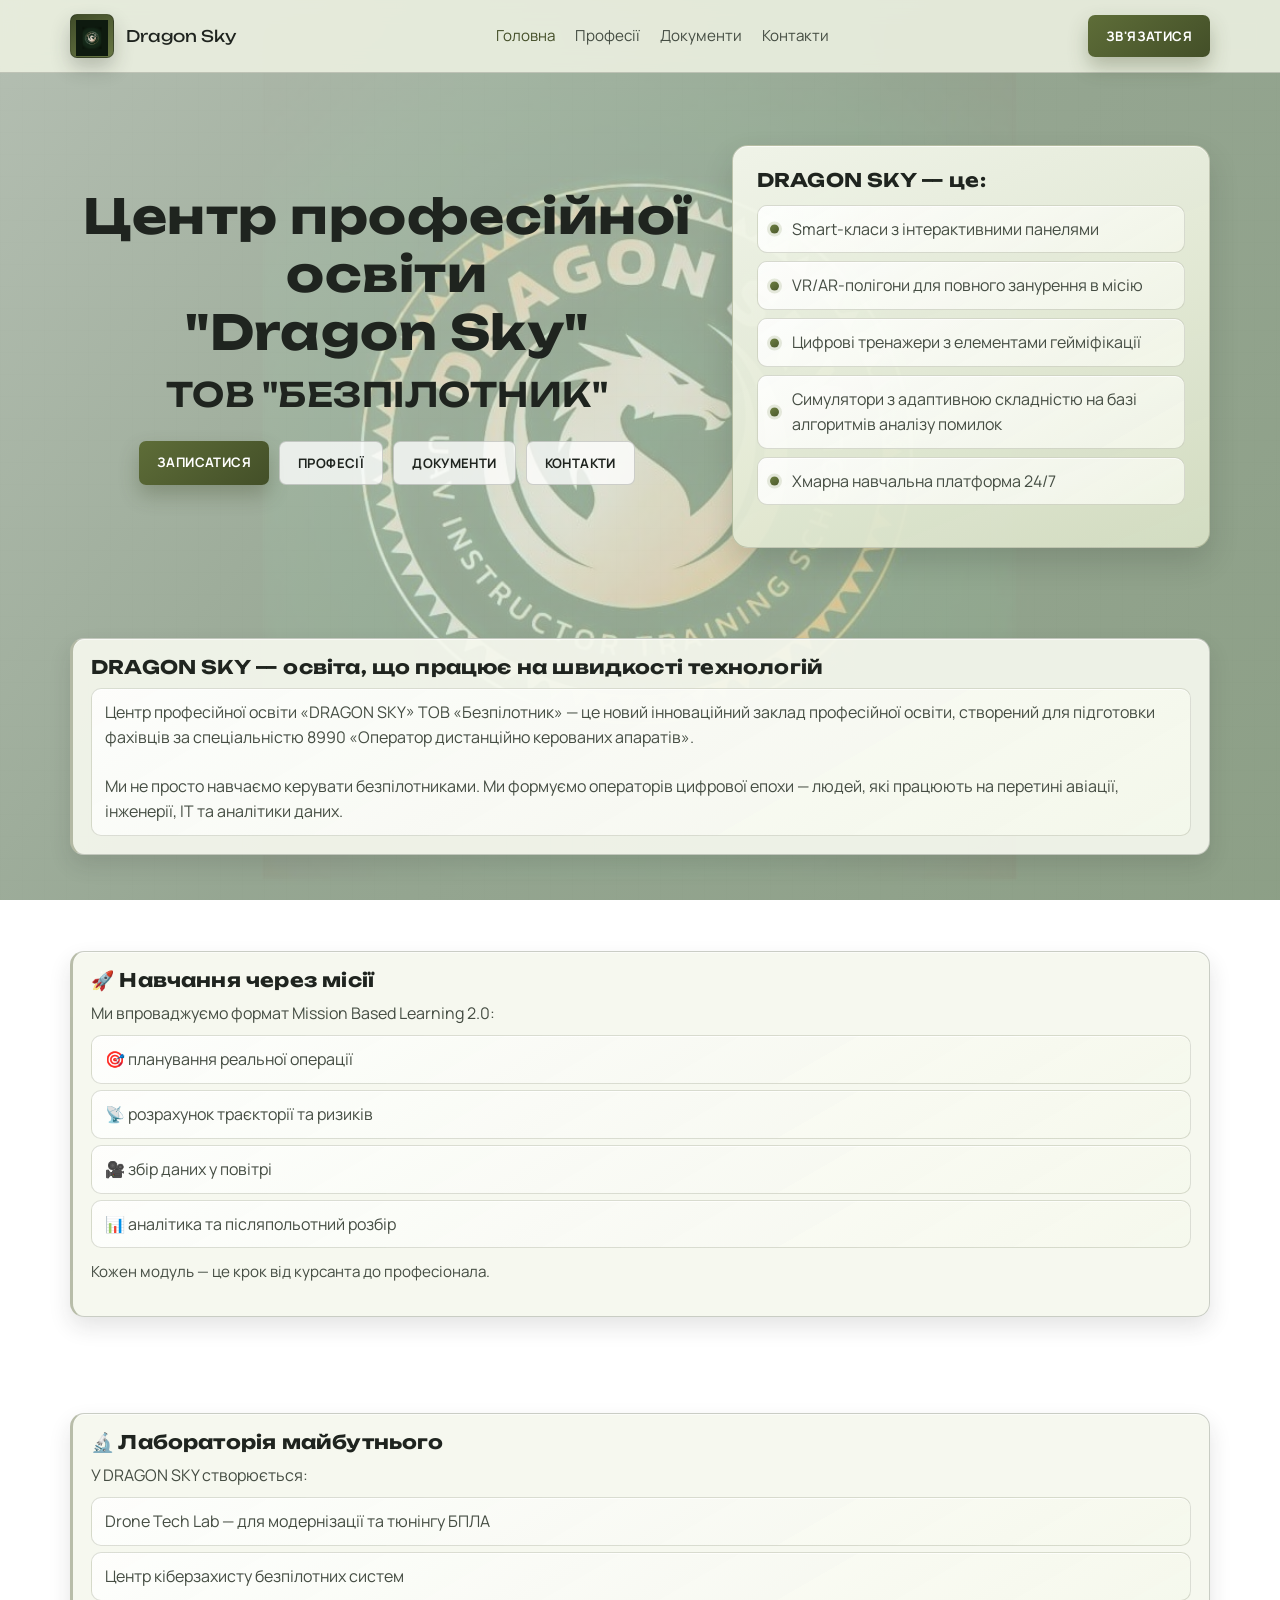
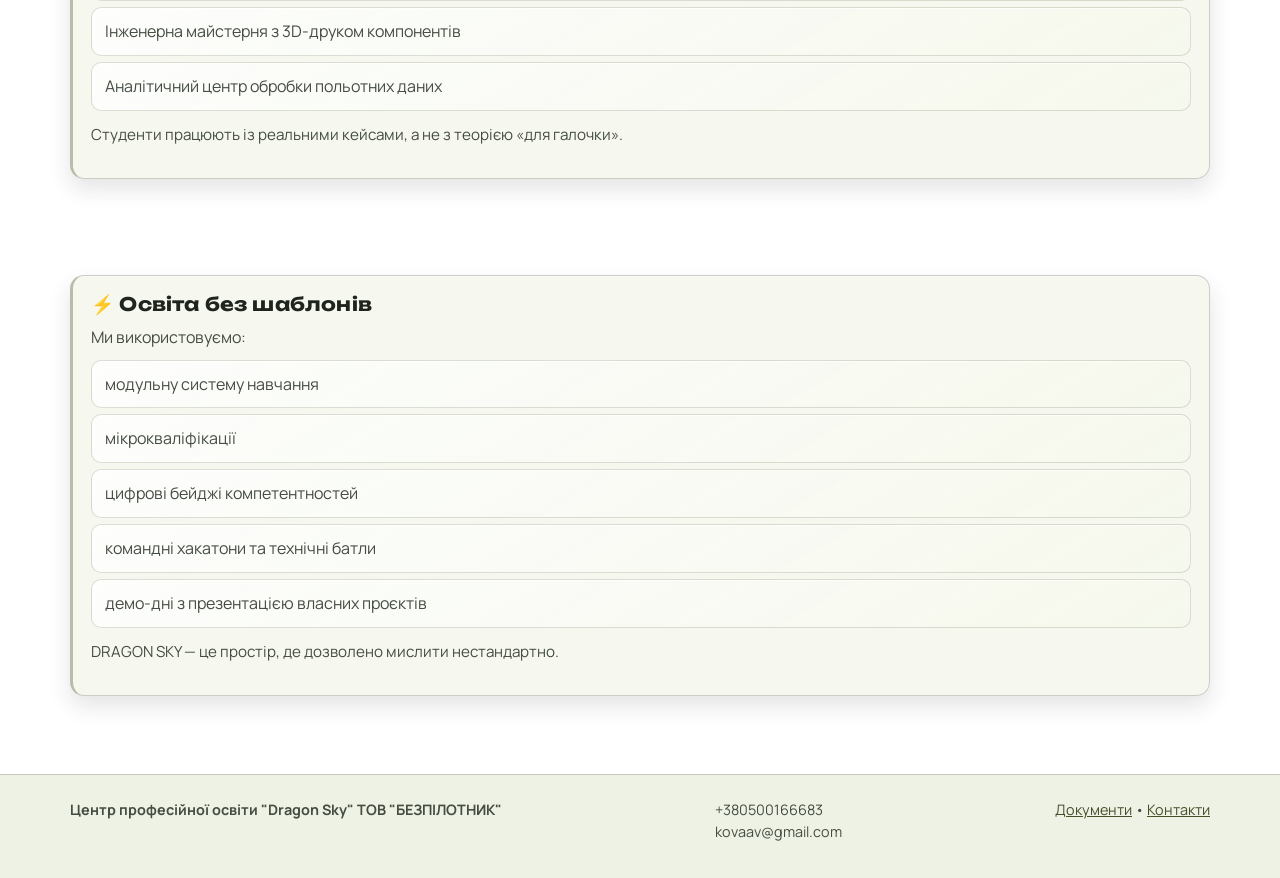
<file: index.html>
<!doctype html>
<html lang="uk">
<head>
  <meta charset="UTF-8" />
  <meta name="viewport" content="width=device-width, initial-scale=1.0" />
  <title>Dragonsky | Центр професійної освіти "Dragon Sky" ТОВ&nbsp;"БЕЗПІЛОТНИК"</title>
  <meta name="description" content="Центр професійної освіти "Dragon Sky" ТОВ "БЕЗПІЛОТНИК" />
  <link rel="preconnect" href="https://fonts.googleapis.com" />
  <link rel="preconnect" href="https://fonts.gstatic.com" crossorigin />
  <link href="https://fonts.googleapis.com/css2?family=Manrope:wght@400;500;700;800&family=Unbounded:wght@500;700&display=swap" rel="stylesheet" />
  <link rel="stylesheet" href="styles.css" />
</head>
<body>
  <div
    class="main-bg"
    data-bg-type="image"
    data-bg-image="logo_main.jpg"
    data-bg-video="media/main-bg.mp4"
  ></div>
  <div class="noise"></div>
  <header>
    <div class="container nav">
      <a class="brand" href="index.html"><span class="brand-badge"><img src="logo_main.jpg" alt="Dragonsky logo" /></span><span class="brand-title">Dragon Sky</span></a><button class="nav-toggle" type="button" aria-label="Відкрити меню" aria-expanded="false" data-nav-toggle>☰</button><nav class="site-nav">
        <ul>
          <li><a class="active" href="index.html">Головна</a></li>
          <li><a href="programs.html">Професії</a></li>
          <li><a href="documents.html">Документи</a></li>
          <li><a href="contacts.html">Контакти</a></li>
        </ul>
      </nav>
      <a class="btn btn-primary" href="contacts.html">Зв'язатися</a>
    </div>
  </header>

  <main class="container">
    <section class="hero">
      <div>
        <h1 class="hero-main-title">Центр&nbsp;професійної освіти <br>"Dragon Sky" <span class="company-legal-small">ТОВ&nbsp;"БЕЗПІЛОТНИК"</span></h1>

        <p></p>
        <div class="hero-actions hero-actions-center">
          <a class="btn btn-primary" href="contacts.html">Записатися</a>
          <a class="btn btn-secondary" href="programs.html">Професії</a>
          <a class="btn btn-secondary" href="documents.html">Документи</a>
          <a class="btn btn-secondary" href="contacts.html">Контакти</a>
        </div>
        
      </div>
      <aside class="hero-card">
        
        <h3>DRAGON SKY — це:</h3>
        <ul>
          <li>Smart-класи з інтерактивними панелями</li>
          <li>VR/AR-полігони для повного занурення в місію</li>
          <li>Цифрові тренажери з елементами гейміфікації</li>
          <li>Симулятори з адаптивною складністю на базі алгоритмів аналізу помилок</li>
          <li>Хмарна навчальна платформа 24/7</li>
        </ul>
        
      </aside>
    </section>
    <section>
      <article class="list-box">
        <h3>DRAGON SKY — освіта, що працює на швидкості технологій</h3>
        <ul>
          <li>Центр професійної освіти «DRAGON SKY» ТОВ «Безпілотник» — це новий інноваційний заклад професійної освіти, створений для підготовки фахівців за спеціальністю 8990 «Оператор дистанційно керованих апаратів».<br><br>
            Ми не просто навчаємо керувати безпілотниками. Ми формуємо операторів цифрової епохи — людей, які працюють на перетині авіації, інженерії, ІТ та аналітики даних.
          </li>
        </ul>
      </article>
    </section>
    <section>
      <article class="list-box">
        <h3>🚀 Навчання через місії</h3>
        
        <p>Ми впроваджуємо формат Mission Based Learning 2.0:</p>
        <ul>
          <li>🎯 планування реальної операції</li>
          <li>📡 розрахунок траєкторії та ризиків</li>
          <li>🎥 збір даних у повітрі</li>
          <li>📊 аналітика та післяпольотний розбір</li>
        </ul>
        <p class="hero-card-note">Кожен модуль — це крок від курсанта до професіонала.</p>
      </article>
    </section>
    

    <section>
      <article class="list-box">
        <h3>🔬 Лабораторія майбутнього</h3>
        
        <p>У DRAGON SKY створюється:</p>
        <ul>
          <li>Drone Tech Lab — для модернізації та тюнінгу БПЛА</li>
          <li>Центр кіберзахисту безпілотних систем</li>
          <li>Інженерна майстерня з 3D-друком компонентів</li>
          <li>Аналітичний центр обробки польотних даних</li>
        </ul>
        <p class="hero-card-note">Студенти працюють із реальними кейсами, а не з теорією «для галочки».</p>
      </article>
    </section>
    <section>
      <article class="list-box">
        <h3>⚡ Освіта без шаблонів</h3>
        
        <p>Ми використовуємо:</p>
        <ul>
          <li>модульну систему навчання</li>
          <li>мікрокваліфікації</li>
          <li>цифрові бейджі компетентностей</li>
          <li>командні хакатони та технічні батли</li>
          <li>демо-дні з презентацією власних проєктів</li>
        </ul>
        <p class="hero-card-note">DRAGON SKY — це простір, де дозволено мислити нестандартно.</p>
      </article>
    </section>

    

    
  
  </main>

  <footer>
    <div class="container footer-grid">
      <div><strong>Центр професійної освіти "Dragon Sky" ТОВ "БЕЗПІЛОТНИК"</strong></div>
      <div>+380500166683<br />kovaav@gmail.com</div>
      <div><a href="documents.html">Документи</a> • <a href="contacts.html">Контакти</a></div>
    </div>
  </footer>

  <script src="main-bg.js"></script>
  <script src="nav-mobile.js"></script>
</body>
</html>
</file>
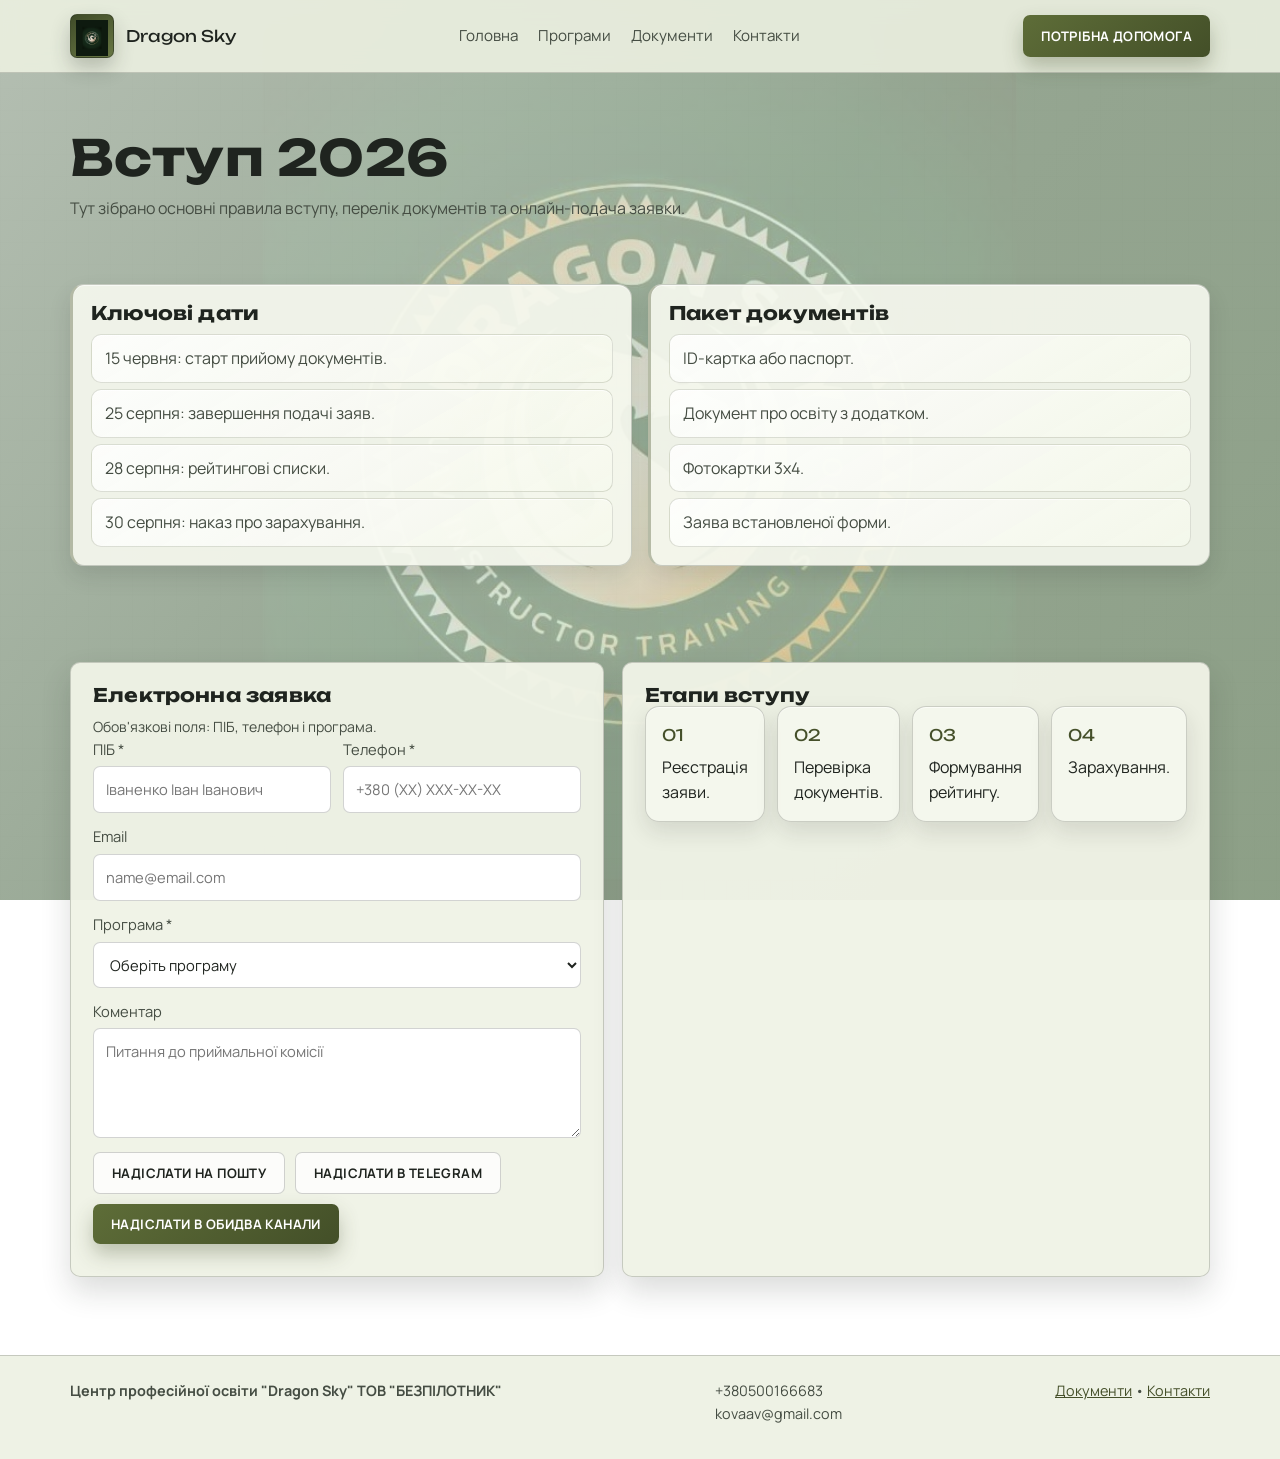
<file: admission.html>
<!doctype html>
<html lang="uk">
<head>
  <meta charset="UTF-8" />
  <meta name="viewport" content="width=device-width, initial-scale=1.0" />
  <title>Вступ | Dragonsky</title>
  <meta name="description" content="Умови вступу до технікуму Dragonsky у Києві." />
  <link rel="preconnect" href="https://fonts.googleapis.com" />
  <link rel="preconnect" href="https://fonts.gstatic.com" crossorigin />
  <link href="https://fonts.googleapis.com/css2?family=Manrope:wght@400;500;700;800&family=Unbounded:wght@500;700&display=swap" rel="stylesheet" />
  <link rel="stylesheet" href="styles.css" />
</head>
<body>
  <div
    class="main-bg"
    data-bg-type="image"
    data-bg-image="logo_main.jpg"
    data-bg-video="media/main-bg.mp4"
  ></div>
  <div class="noise"></div>
  <header><div class="container nav"><a class="brand" href="index.html"><span class="brand-badge"><img src="logo_main.jpg" alt="Dragonsky logo" /></span><span class="brand-title">Dragon Sky</span></a><button class="nav-toggle" type="button" aria-label="Відкрити меню" aria-expanded="false" data-nav-toggle>☰</button><nav class="site-nav"><ul><li><a href="index.html">Головна</a></li><li><a href="programs.html">Програми</a></li><li><a href="documents.html">Документи</a></li><li><a href="contacts.html">Контакти</a></li></ul></nav><a class="btn btn-primary" href="contacts.html">Потрібна допомога</a></div></header>

  <main class="container">
    <section class="page-hero"><h1>Вступ 2026</h1><p>Тут зібрано основні правила вступу, перелік документів та онлайн-подача заявки.</p></section>
    <section class="grid-2"><article class="list-box"><h3>Ключові дати</h3><ul><li>15 червня: старт прийому документів.</li><li>25 серпня: завершення подачі заяв.</li><li>28 серпня: рейтингові списки.</li><li>30 серпня: наказ про зарахування.</li></ul></article><article class="list-box"><h3>Пакет документів</h3><ul><li>ID-картка або паспорт.</li><li>Документ про освіту з додатком.</li><li>Фотокартки 3x4.</li><li>Заява встановленої форми.</li></ul></article></section>
    <section class="form-wrap">
      <article class="form-card">
        <h3>Електронна заявка</h3>
        <p class="form-note">Обов'язкові поля: ПІБ, телефон і програма.</p>
        <form data-application-form data-mail-to="priem@dragonsky.edu.ua" data-telegram="Dragonsky_Admission" novalidate>
          <div class="form-grid">
            <label>ПІБ *<input type="text" name="full_name" placeholder="Іваненко Іван Іванович" required /></label>
            <label>Телефон *<input type="tel" name="phone" placeholder="+380 (XX) XXX-XX-XX" required /></label>
            <label class="full">Email<input type="email" name="email" placeholder="name@email.com" /></label>
            <label class="full">Програма *<select name="program" required><option value="">Оберіть програму</option><option value="Технічна експлуатація БПЛА">Технічна експлуатація БПЛА</option><option value="Оператор безпілотних авіаційних систем">Оператор безпілотних авіаційних систем</option><option value="Аерофотозйомка та геоаналітика">Аерофотозйомка та геоаналітика</option></select></label>
            <label class="full">Коментар<textarea name="message" placeholder="Питання до приймальної комісії"></textarea></label>
          </div>
          <div class="form-actions"><button class="btn btn-secondary" type="button" data-send="email">Надіслати на пошту</button><button class="btn btn-secondary" type="button" data-send="telegram">Надіслати в Telegram</button><button class="btn btn-primary" type="button" data-send="both">Надіслати в обидва канали</button></div>
          <p class="status" data-status></p>
        </form>
      </article>
      <article class="form-card"><h3>Етапи вступу</h3><div class="process"><article class="step"><span class="num">01</span>Реєстрація заяви.</article><article class="step"><span class="num">02</span>Перевірка документів.</article><article class="step"><span class="num">03</span>Формування рейтингу.</article><article class="step"><span class="num">04</span>Зарахування.</article></div></article>
    </section>
  </main>

  <footer>
    <div class="container footer-grid">
      <div><strong>Центр професійної освіти "Dragon Sky" ТОВ "БЕЗПІЛОТНИК"</strong></div>
      <div>+380500166683<br />kovaav@gmail.com</div>
      <div><a href="documents.html">Документи</a> • <a href="contacts.html">Контакти</a></div>
    </div>
  </footer>
  <script src="script.js"></script>
  <script src="main-bg.js"></script>
  <script src="nav-mobile.js"></script>
</body>
</html>
</file>
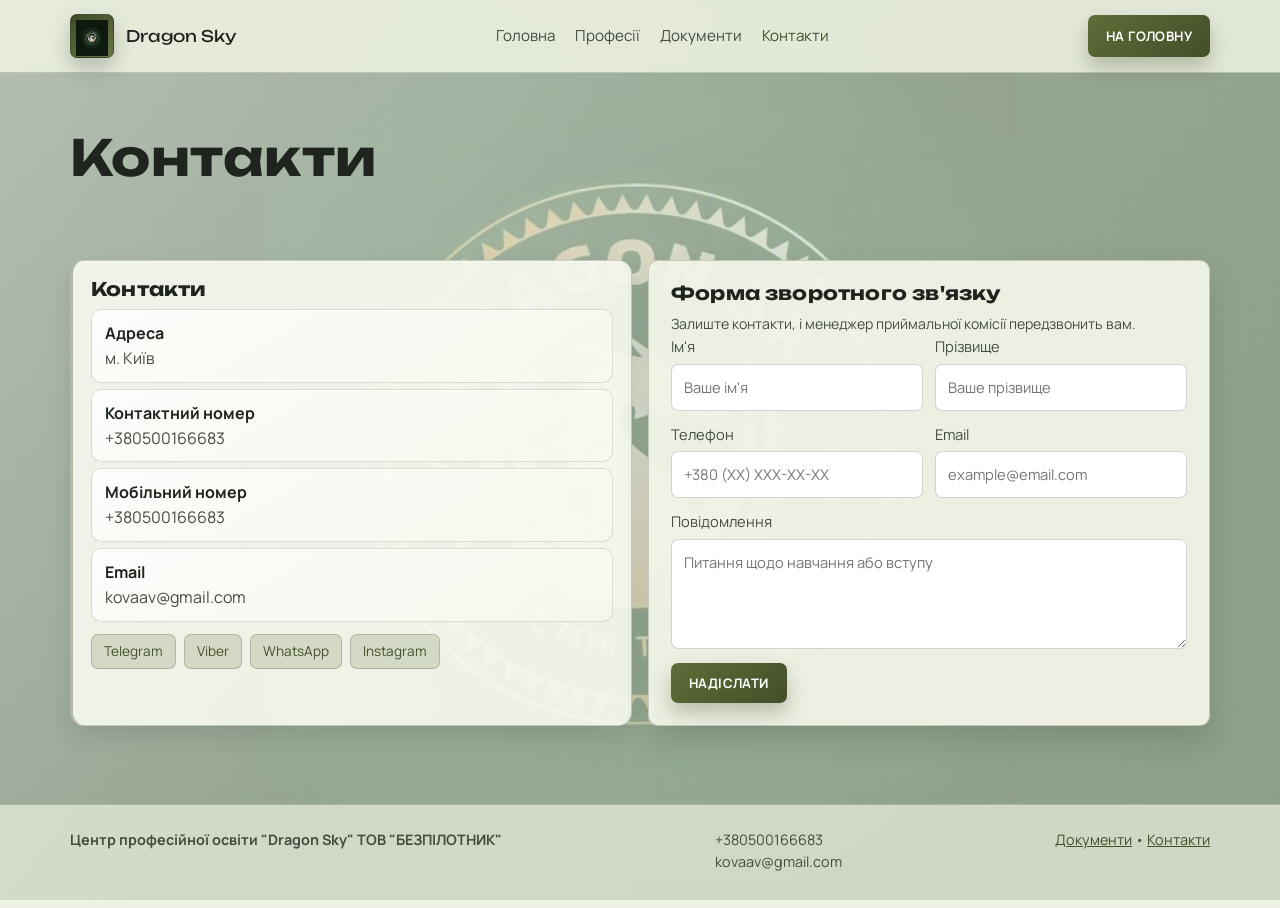
<file: contacts.html>
<!doctype html>
<html lang="uk">
<head>
  <meta charset="UTF-8" />
  <meta name="viewport" content="width=device-width, initial-scale=1.0" />
  <title>Контакти | Dragonsky</title>
  <meta name="description" content="Контакти технікуму Dragonsky." />
  <link rel="preconnect" href="https://fonts.googleapis.com" />
  <link rel="preconnect" href="https://fonts.gstatic.com" crossorigin />
  <link href="https://fonts.googleapis.com/css2?family=Manrope:wght@400;500;700;800&family=Unbounded:wght@500;700&display=swap" rel="stylesheet" />
  <link rel="stylesheet" href="styles.css" />
</head>
<body>
  <div
    class="main-bg"
    data-bg-type="image"
    data-bg-image="logo_main.jpg"
    data-bg-video="media/main-bg.mp4"
  ></div>
  <div class="noise"></div>
  <header><div class="container nav"><a class="brand" href="index.html"><span class="brand-badge"><img src="logo_main.jpg" alt="Dragonsky logo" /></span><span class="brand-title">Dragon Sky</span></a><button class="nav-toggle" type="button" aria-label="Відкрити меню" aria-expanded="false" data-nav-toggle>☰</button><nav class="site-nav"><ul><li><a href="index.html">Головна</a></li><li><a href="programs.html">Професії</a></li><li><a href="documents.html">Документи</a></li><li><a class="active" href="contacts.html">Контакти</a></li></ul></nav><a class="btn btn-primary" href="index.html">На головну</a></div></header>

  <main class="container">
    <section class="page-hero">
      <h1>Контакти</h1>
      
    </section> 

    <section class="grid-2">
      <article class="list-box">
        <h3>Контакти</h3>
        <ul class="contact-list">
          <li><strong>Адреса</strong>м. Київ  </li>
          <li><strong>Контактний номер</strong>+380500166683</li>
          <li><strong>Мобільний номер</strong>+380500166683</li>
          <li><strong>Email</strong>kovaav@gmail.com</li>
          
        </ul>
        <div class="chips">
          <a class="chip" href="https://t.me/kovaav">Telegram</a>
          <a class="chip" href="viber://chat?number=+380500166683">Viber</a>
          <a class="chip" href="https://wa.me/380500166683">WhatsApp</a>
          <a class="chip" href="https://instagram.com/kovakova83">Instagram</a>
        </div>
      </article> 

      <article class="form-card">
        <h3>Форма зворотного зв'язку</h3>
        <p class="form-note">Залиште контакти, і менеджер приймальної комісії передзвонить вам.</p>
        <form>
          <div class="form-grid">
            <label>
              Ім'я
              <input type="text" name="first_name" placeholder="Ваше ім'я" required />
            </label>
            <label>
              Прізвище
              <input type="text" name="last_name" placeholder="Ваше прізвище" required />
            </label>
            <label>
              Телефон
              <input type="tel" name="phone" placeholder="+380 (XX) XXX-XX-XX" required />
            </label>
            <label>
              Email
              <input type="email" name="email" placeholder="example@email.com" />
            </label>
            <label class="full">
              Повідомлення
              <textarea name="message" placeholder="Питання щодо навчання або вступу"></textarea>
            </label>
          </div>
          <div class="form-actions">
            <button class="btn btn-primary" type="button">Надіслати</button>
          </div>
                  
        </form>
      </article>

    </section>

    
  </main>

  <footer>
    <div class="container footer-grid">
      <div><strong>Центр професійної освіти "Dragon Sky" ТОВ "БЕЗПІЛОТНИК"</strong></div>
      <div>+380500166683<br />kovaav@gmail.com</div>
      <div><a href="documents.html">Документи</a> • <a href="contacts.html">Контакти</a></div>
    </div>
  </footer>
  <script src="script.js"></script>
  <script src="main-bg.js"></script>
  <script src="nav-mobile.js"></script>
</body>
</html>
</file>
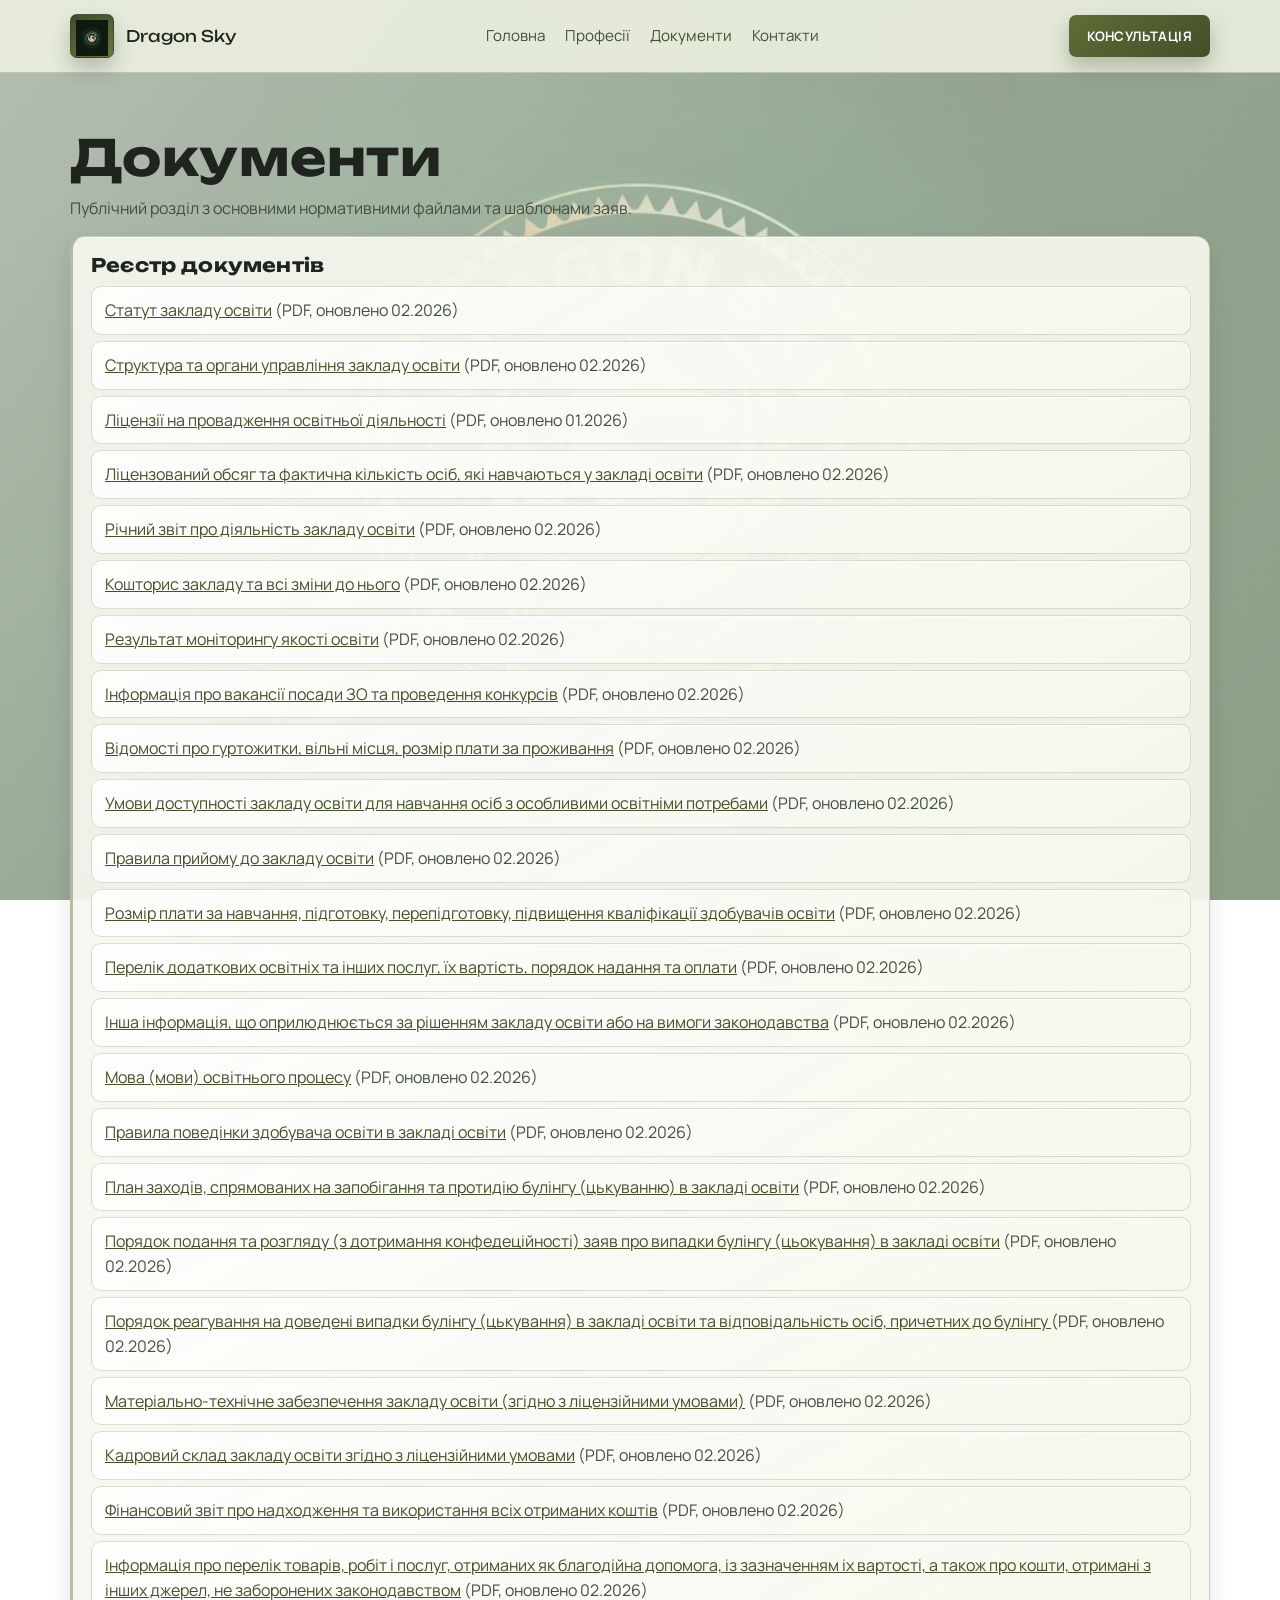
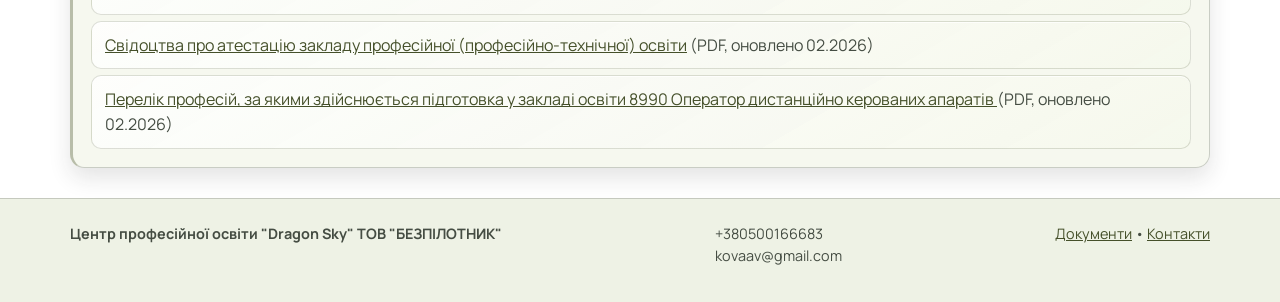
<file: documents.html>
<!doctype html>
<html lang="uk">
<head>
  <meta charset="UTF-8" />
  <meta name="viewport" content="width=device-width, initial-scale=1.0" />
  <title>Документи | Dragonsky</title>
  <meta name="description" content="Нормативні документи, правила та шаблони заяв технікуму Dragonsky." />
  <link rel="preconnect" href="https://fonts.googleapis.com" />
  <link rel="preconnect" href="https://fonts.gstatic.com" crossorigin />
  <link href="https://fonts.googleapis.com/css2?family=Manrope:wght@400;500;700;800&family=Unbounded:wght@500;700&display=swap" rel="stylesheet" />
  <link rel="stylesheet" href="styles.css" />
</head>
<body>
  <div
    class="main-bg"
    data-bg-type="image"
    data-bg-image="logo_main.jpg"
    data-bg-video="media/main-bg.mp4"
  ></div>
  <div class="noise"></div>
  <header><div class="container nav"><a class="brand" href="index.html"><span class="brand-badge"><img src="logo_main.jpg" alt="Dragonsky logo" /></span><span class="brand-title">Dragon Sky</span></a><button class="nav-toggle" type="button" aria-label="Відкрити меню" aria-expanded="false" data-nav-toggle>☰</button><nav class="site-nav"><ul><li><a href="index.html">Головна</a></li><li><a href="programs.html">Професії</a></li><li><a class="active" href="documents.html">Документи</a></li><li><a href="contacts.html">Контакти</a></li></ul></nav><a class="btn btn-primary" href="contacts.html">Консультація</a></div></header>

  <main class="container">
    <section class="page-hero">
      <h1>Документи</h1>
      <p>Публічний розділ з основними нормативними файлами та шаблонами заяв.</p>
    </section>

    <section class="list-box">
      <h3>Реєстр документів</h3>
      <ul data-documents-list>
        
      </ul>
      
    </section>
  </main>

  <footer>
    <div class="container footer-grid">
      <div><strong>Центр професійної освіти "Dragon Sky" ТОВ "БЕЗПІЛОТНИК"</strong></div>
      <div>+380500166683<br />kovaav@gmail.com</div>
      <div><a href="documents.html">Документи</a> • <a href="contacts.html">Контакти</a></div>
    </div>
  </footer>
  <script src="main-bg.js"></script>
  <script src="documents-list.js"></script>
  <script src="nav-mobile.js"></script>
</body>
</html>
</file>
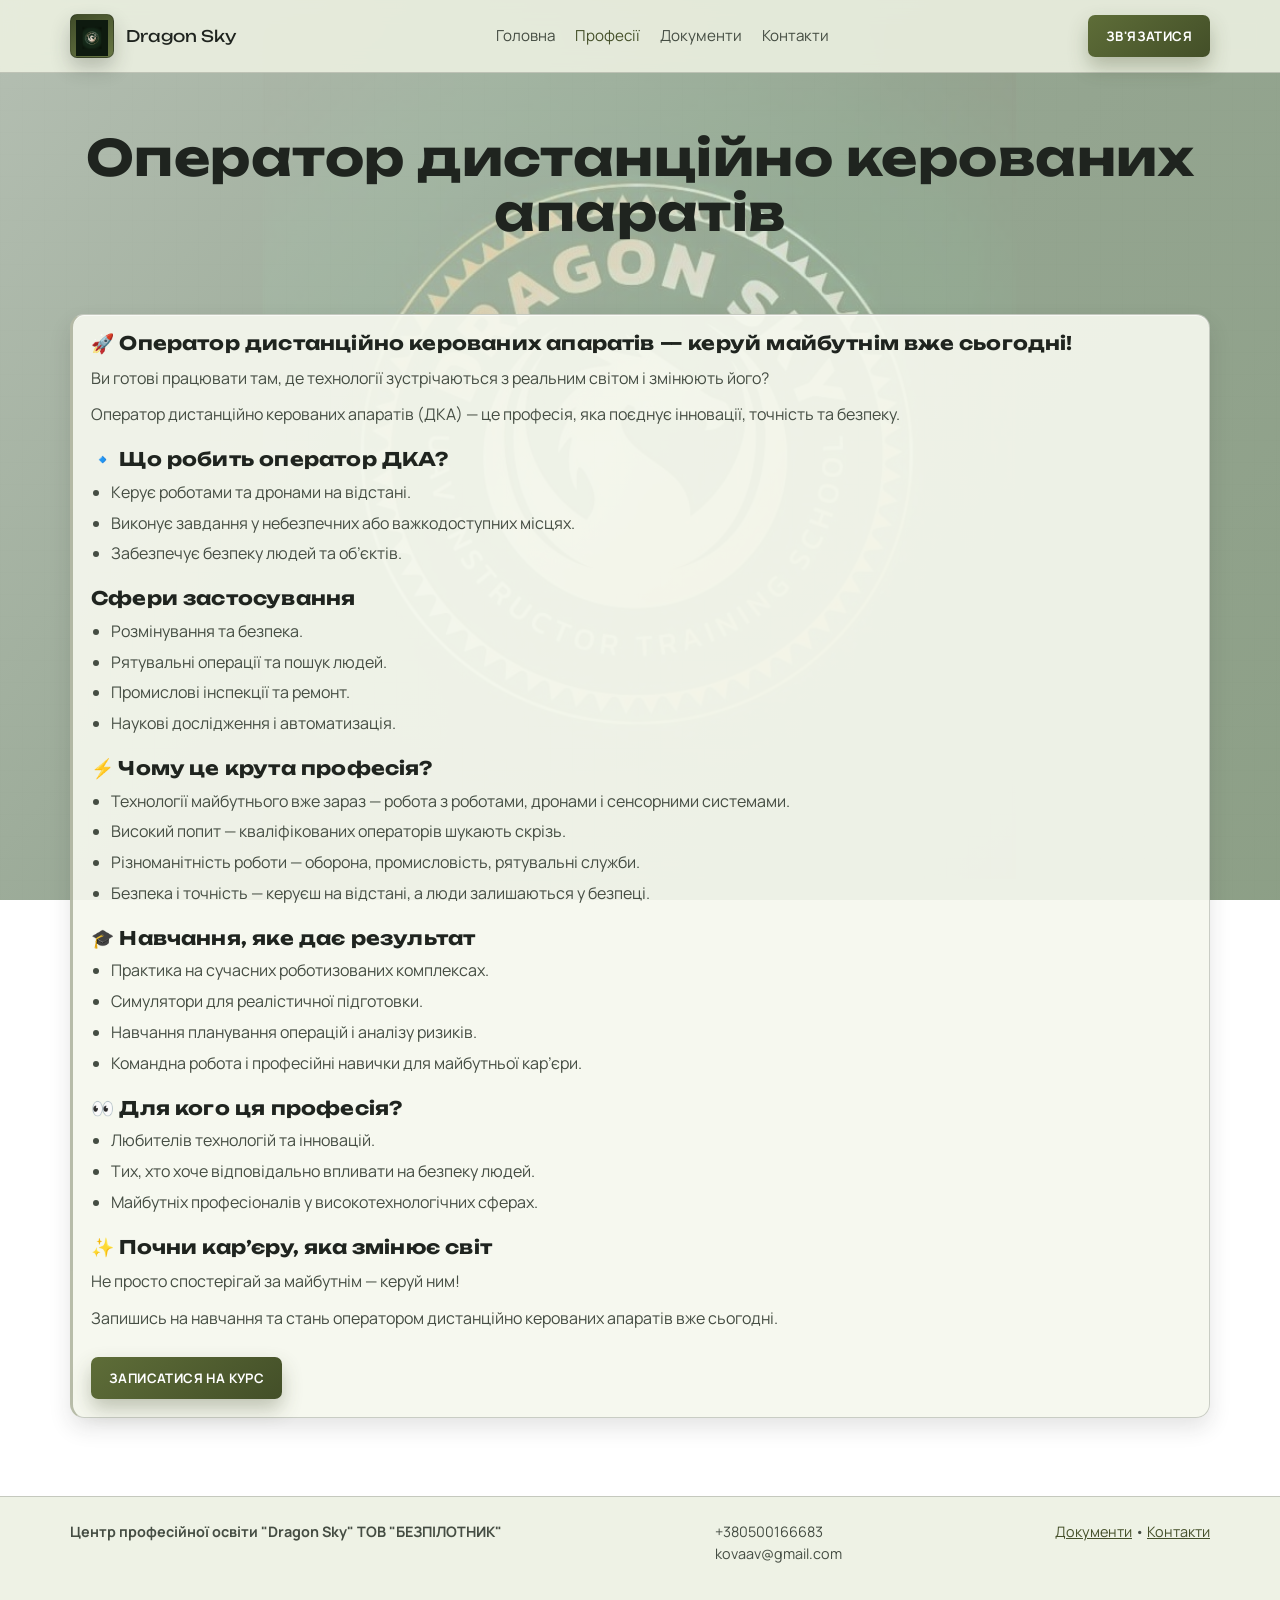
<file: programs.html>
<!doctype html>
<html lang="uk">
<head>
  <meta charset="UTF-8" />
  <meta name="viewport" content="width=device-width, initial-scale=1.0" />
  <title>Професії | Dragonsky</title>
  <meta name="description" content="Спеціальності та освітні програми технікуму Dragonsky." />
  <link rel="preconnect" href="https://fonts.googleapis.com" />
  <link rel="preconnect" href="https://fonts.gstatic.com" crossorigin />
  <link href="https://fonts.googleapis.com/css2?family=Manrope:wght@400;500;700;800&family=Unbounded:wght@500;700&display=swap" rel="stylesheet" />
  <link rel="stylesheet" href="styles.css" />
</head>
<body>
  <div
    class="main-bg"
    data-bg-type="image"
    data-bg-image="logo_main.jpg"
    data-bg-video="media/main-bg.mp4"
  ></div>
  <div class="noise"></div>
  <header><div class="container nav"><a class="brand" href="index.html"><span class="brand-badge"><img src="logo_main.jpg" alt="Dragonsky logo" /></span><span class="brand-title">Dragon Sky</span></a><button class="nav-toggle" type="button" aria-label="Відкрити меню" aria-expanded="false" data-nav-toggle>☰</button><nav class="site-nav"><ul><li><a href="index.html">Головна</a></li><li><a class="active" href="programs.html">Професії</a></li><li><a href="documents.html">Документи</a></li><li><a href="contacts.html">Контакти</a></li></ul></nav><a class="btn btn-primary" href="contacts.html">Зв'язатися</a></div></header>

  <main class="container">
    <section class="page-hero">
      <h1 style="text-align: center;">Оператор дистанційно керованих апаратів</h1>
    </section>
    <section>
      <article class="list-box program-detail">
        <h3>🚀 Оператор дистанційно керованих апаратів — керуй майбутнім вже сьогодні!</h3>
        <p>Ви готові працювати там, де технології зустрічаються з реальним світом і змінюють його?</p>
        <p>Оператор дистанційно керованих апаратів (ДКА) — це професія, яка поєднує інновації, точність та безпеку.</p>
        <h3>🔹 Що робить оператор ДКА?</h3>
        <ul>
          <li>Керує роботами та дронами на відстані.</li>
          <li>Виконує завдання у небезпечних або важкодоступних місцях.</li>
          <li>Забезпечує безпеку людей та об’єктів.</li>
        </ul>
        <h3>Сфери застосування</h3>
        <ul>
          <li>Розмінування та безпека.</li>
          <li>Рятувальні операції та пошук людей.</li>
          <li>Промислові інспекції та ремонт.</li>
          <li>Наукові дослідження і автоматизація.</li>
        </ul>
        <h3>⚡ Чому це крута професія?</h3>
        <ul>
          <li>Технології майбутнього вже зараз — робота з роботами, дронами і сенсорними системами.</li>
          <li>Високий попит — кваліфікованих операторів шукають скрізь.</li>
          <li>Різноманітність роботи — оборона, промисловість, рятувальні служби.</li>
          <li>Безпека і точність — керуєш на відстані, а люди залишаються у безпеці.</li>
        </ul>
        <h3>🎓 Навчання, яке дає результат</h3>
        <ul>
          <li>Практика на сучасних роботизованих комплексах.</li>
          <li>Симулятори для реалістичної підготовки.</li>
          <li>Навчання планування операцій і аналізу ризиків.</li>
          <li>Командна робота і професійні навички для майбутньої кар’єри.</li>
        </ul>
        <h3>👀 Для кого ця професія?</h3>
        <ul>
          <li>Любителів технологій та інновацій.</li>
          <li>Тих, хто хоче відповідально впливати на безпеку людей.</li>
          <li>Майбутніх професіоналів у високотехнологічних сферах.</li>
        </ul>
        <h3>✨ Почни кар’єру, яка змінює світ</h3>
        <p>Не просто спостерігай за майбутнім — керуй ним!</p>
        <p>Запишись на навчання та стань оператором дистанційно керованих апаратів вже сьогодні.</p>
        <a class="btn btn-primary program-cta" href="contacts.html">Записатися на курс</a>
      </article>
    </section>

    
  </main>

  <footer>
    <div class="container footer-grid">
      <div><strong>Центр професійної освіти "Dragon Sky" ТОВ "БЕЗПІЛОТНИК"</strong></div>
      <div>+380500166683<br />kovaav@gmail.com</div>
      <div><a href="documents.html">Документи</a> • <a href="contacts.html">Контакти</a></div>
    </div>
  </footer>
  <script src="main-bg.js"></script>
  <script src="nav-mobile.js"></script>
</body>
</html>
</file>
<file: styles.css>
:root {
  --bg-a: #e7e9de;
  --bg-b: #dce1cc;
  --bg-c: #cfd7bb;
  --ink: #1f241f;
  --ink-soft: #454d43;
  --accent: #6a7a3d;
  --accent-dark: #45502a;
  --line: rgba(31, 36, 31, 0.2);
  --card: rgba(246, 248, 238, 0.92);
  --card-strong: rgba(240, 243, 230, 0.96);
  --success: #587748;
  --shadow: 0 14px 30px rgba(31, 36, 31, 0.16);
}

* {
  box-sizing: border-box;
  margin: 0;
  padding: 0;
}

html,
body {
  min-height: 100%;
  scroll-behavior: smooth;
}

body {
  min-height: 100vh;
  display: flex;
  flex-direction: column;
  font-family: "Manrope", "Segoe UI", sans-serif;
  color: var(--ink);
  line-height: 1.55;
  background:
    radial-gradient(circle at 7% 11%, rgba(106, 122, 61, 0.18), transparent 33%),
    radial-gradient(circle at 89% 2%, rgba(91, 109, 68, 0.16), transparent 29%),
    linear-gradient(130deg, var(--bg-a) 0%, var(--bg-b) 48%, var(--bg-c) 100%);
}

body.has-custom-main-bg {
  background: none;
}

.main-bg {
  position: fixed;
  inset: 0;
  z-index: -3;
  background-size: cover;
  background-position: center;
  background-repeat: no-repeat;
  overflow: hidden;
}

.main-bg.main-bg-logo {
  background-size: cover;
}

.main-bg video {
  width: 100%;
  height: 100%;
  object-fit: cover;
}

.main-bg::after {
  content: "";
  position: absolute;
  inset: 0;
  background:
    linear-gradient(130deg, rgba(231, 233, 222, 0.78) 0%, rgba(220, 225, 204, 0.68) 48%, rgba(207, 215, 187, 0.68) 100%);
}

.noise {
  position: fixed;
  inset: 0;
  pointer-events: none;
  opacity: 0.05;
  background-image:
    linear-gradient(rgba(34, 38, 43, 0.08) 1px, transparent 1px),
    linear-gradient(90deg, rgba(34, 38, 43, 0.08) 1px, transparent 1px);
  background-size: 22px 22px;
  z-index: -1;
}

.container {
  width: min(1140px, 92vw);
  margin: 0 auto;
}

h1,
h2,
h3 {
  font-family: "Unbounded", sans-serif;
  letter-spacing: 0.01em;
  line-height: 1.1;
}

header {
  position: sticky;
  top: 0;
  z-index: 20;
  backdrop-filter: blur(10px);
  background: rgba(236, 240, 224, 0.9);
  border-bottom: 1px solid var(--line);
}

.hero-actions-center {
  justify-content: center;
}

.nav {
  display: flex;
  align-items: center;
  justify-content: space-between;
  gap: 16px;
  padding: 14px 0;
}

.brand {
  display: flex;
  gap: 12px;
  align-items: center;
  text-decoration: none;
  color: inherit;
}

.brand-badge {
  width: 44px;
  height: 44px;
  border-radius: 7px;
  background: linear-gradient(150deg, #3f4b28 0%, #687744 100%);
  border: 1px solid rgba(31, 36, 31, 0.35);
  display: grid;
  place-items: center;
  box-shadow: 0 10px 20px rgba(31, 36, 31, 0.24);
  overflow: hidden;
}

.brand-badge img {
  width: 100%;
  height: 100%;
  object-fit: contain;
  display: block;
  padding: 5px;
  filter: contrast(1.12) saturate(0.6) sepia(0.2) hue-rotate(-8deg) brightness(0.95);
}

.brand-title {
  font-family: "Unbounded", sans-serif;
  font-size: 1rem;
}

nav ul {
  display: flex;
  list-style: none;
  gap: 20px;
  font-size: 0.95rem;
}

nav a {
  color: var(--ink-soft);
  text-decoration: none;
  transition: color 0.2s ease;
}

nav a.active,
nav a:hover {
  color: var(--accent-dark);
}

.nav-toggle {
  display: none;
  width: 42px;
  height: 42px;
  border: 1px solid rgba(69, 80, 42, 0.28);
  border-radius: 10px;
  background: rgba(255, 255, 255, 0.82);
  color: #3f4b28;
  font-size: 1.35rem;
  line-height: 1;
  cursor: pointer;
}

.btn {
  border: none;
  border-radius: 7px;
  padding: 11px 18px;
  font-weight: 700;
  cursor: pointer;
  font-family: inherit;
  text-decoration: none;
  display: inline-block;
  text-transform: uppercase;
  letter-spacing: 0.03em;
  font-size: 0.82rem;
}

.btn-primary {
  color: #fff;
  background: linear-gradient(140deg, #5e6d38 0%, #434f28 100%);
  box-shadow: 0 10px 20px rgba(62, 73, 39, 0.3);
}

.btn-secondary {
  color: var(--ink);
  border: 1px solid var(--line);
  background: rgba(255, 255, 255, 0.78);
}

main {
  flex: 1;
  padding-bottom: 30px;
}

.hero {
  padding: 72px 0 42px;
  display: grid;
  grid-template-columns: 1.14fr 0.86fr;
  gap: 28px;
  align-items: center;
}

.kicker {
  display: inline-flex;
  align-items: center;
  color: #4d6539;
  border: 1px solid rgba(77, 101, 57, 0.36);
  background: rgba(77, 101, 57, 0.14);
  border-radius: 7px;
  padding: 7px 12px;
  font-size: 0.8rem;
  margin-bottom: 15px;
  text-transform: uppercase;
  letter-spacing: 0.03em;
}

h1 {
  font-size: clamp(2rem, 4vw, 3.1rem);
  margin-bottom: 14px;
}

.hero-main-title {
  font-size: clamp(1.9rem, 3.8vw, 3rem);
  line-height: 1.2;
  text-align: center;
  margin-inline: auto;
}


p,
li {
  color: var(--ink-soft);
}

a {
  color: var(--accent-dark);
}

.hero p {
  margin-bottom: 22px;
  max-width: 58ch;
}

.hero-actions {
  display: flex;
  gap: 10px;
  flex-wrap: wrap;
  margin-bottom: 20px;
}

.stats {
  display: flex;
  gap: 10px;
  flex-wrap: wrap;
}

.stat,
.card,
.step,
.list-box {
  background: var(--card);
  border: 1px solid var(--line);
  border-radius: 14px;
  box-shadow: 0 10px 22px rgba(31, 36, 31, 0.12), inset 0 1px 0 rgba(255, 255, 255, 0.6);
}

.stat {
  padding: 11px 14px;
  min-width: 148px;
  display: inline-flex;
  align-items: center;
  gap: 9px;
  background: linear-gradient(155deg, rgba(252, 253, 248, 0.95) 0%, rgba(237, 242, 225, 0.94) 100%);
  border-color: rgba(69, 80, 42, 0.22);
  border-left: 4px solid rgba(69, 80, 42, 0.44);
  transition: transform 0.18s ease, box-shadow 0.18s ease, border-color 0.18s ease;
}

.stat strong {
  display: inline-block;
  font-family: "Unbounded", sans-serif;
  margin-bottom: 0;
  font-size: 0.74rem;
  line-height: 1.18;
  letter-spacing: 0.028em;
  text-transform: uppercase;
  overflow-wrap: anywhere;
  word-break: break-word;
}

.stat-dot {
  width: 9px;
  height: 9px;
  border-radius: 50%;
  flex: 0 0 auto;
  background: linear-gradient(140deg, #6f8042 0%, #49572b 100%);
  box-shadow: 0 0 0 3px rgba(94, 109, 56, 0.15);
}

.stat:hover {
  transform: translateY(-2px);
  box-shadow: 0 14px 24px rgba(31, 36, 31, 0.16), inset 0 1px 0 rgba(255, 255, 255, 0.7);
  border-color: rgba(69, 80, 42, 0.36);
}

.hero-card {
  border-radius: 16px;
  background: linear-gradient(158deg, rgba(244, 247, 236, 0.95) 0%, rgba(229, 235, 215, 0.94) 56%, rgba(215, 224, 197, 0.93) 100%);
  border: 1px solid rgba(69, 80, 42, 0.26);
  padding: 24px;
  box-shadow: 0 14px 30px rgba(31, 36, 31, 0.16), inset 0 1px 0 rgba(255, 255, 255, 0.62);
}


.hero-card-kicker {
  display: inline-flex;
  align-items: center;
  border-radius: 999px;
  border: 1px solid rgba(69, 80, 42, 0.36);
  background: rgba(90, 108, 54, 0.12);
  color: #3d4925;
  font-size: 0.75rem;
  font-weight: 700;
  letter-spacing: 0.05em;
  text-transform: uppercase;
  padding: 5px 10px;
  margin-bottom: 10px;
}

.hero-card h3 {
  margin-bottom: 12px;
}

.hero-card ul,
.clean-list {
  list-style: none;
  display: grid;
  gap: 8px;
  margin: 14px 0 18px;
}

.hero-card li,
.clean-list li {
  padding: 11px 13px 11px 34px;
  border-radius: 10px;
  background: linear-gradient(150deg, rgba(255, 255, 255, 0.86) 0%, rgba(245, 248, 236, 0.82) 100%);
  border: 1px solid rgba(69, 80, 42, 0.2);
  box-shadow: inset 0 1px 0 rgba(255, 255, 255, 0.72);
  position: relative;
}

.hero-card li::before {
  content: "";
  position: absolute;
  left: 12px;
  top: 50%;
  width: 9px;
  height: 9px;
  border-radius: 50%;
  transform: translateY(-50%);
  background: linear-gradient(145deg, #6d7f41 0%, #4c5a2d 100%);
  box-shadow: 0 0 0 3px rgba(109, 127, 65, 0.16);
}

.hero-card-note {
  margin-top: 12px;
  margin-bottom: 14px;
  font-size: 0.95rem;
}

.hero-card-cta {
  width: 100%;
  text-align: center;
}

section {
  padding: 48px 0;
}

.section-head {
  display: flex;
  justify-content: space-between;
  align-items: end;
  gap: 12px;
  margin-bottom: 20px;
}

.section-head p {
  max-width: 62ch;
}

.section-flow {
  padding-top: 30px;
  padding-bottom: 30px;
}

.section-subtitle {
  margin-top: -2px;
  margin-bottom: 10px;
  font-size: 0.84rem;
  letter-spacing: 0.03em;
  text-transform: uppercase;
  color: #4f6131;
  font-weight: 700;
}

.grid-3 {
  display: grid;
  grid-template-columns: repeat(3, 1fr);
  gap: 16px;
}

.grid-2 {
  display: grid;
  grid-template-columns: repeat(2, 1fr);
  gap: 16px;
}

.card,
.list-box {
  padding: 18px;
  border-left: 3px solid rgba(69, 80, 42, 0.35);
}

.card-link {
  display: block;
  color: inherit;
  text-decoration: none;
  transition: transform 0.18s ease, box-shadow 0.18s ease, border-color 0.18s ease;
}

.card-link:hover,
.card-link:focus-visible {
  transform: translateY(-3px);
  box-shadow: 0 16px 28px rgba(31, 36, 31, 0.2);
  border-left-color: var(--accent-dark);
}

.card h3,
.list-box h3 {
  margin-bottom: 10px;
}

.program-detail h3 {
  margin-top: 22px;
}

.program-detail h3:first-of-type {
  margin-top: 0;
}

.program-detail p {
  margin: 12px 0;
}

.program-cta {
  margin-top: 14px;
}

.card ul,
.list-box ul {
  list-style: none;
  margin-top: 10px;
  display: grid;
  gap: 6px;
}

.list-box ul li {
  padding: 11px 13px;
  border-radius: 10px;
  background: linear-gradient(150deg, rgba(255, 255, 255, 0.84) 0%, rgba(245, 248, 236, 0.8) 100%);
  border: 1px solid rgba(69, 80, 42, 0.18);
  box-shadow: inset 0 1px 0 rgba(255, 255, 255, 0.7);
}

.list-box.program-detail ul {
  list-style: disc;
  display: block;
  padding-left: 20px;
  margin: 8px 0 16px;
}

.list-box.program-detail ul li {
  padding: 0;
  margin: 0 0 6px;
  border: none;
  background: none;
  box-shadow: none;
}

.list-box.program-detail ul li:last-child {
  margin-bottom: 0;
}


.list-box li img,
.list-box img {
  width: 100%;
  max-width: 520px;
  height: auto;
  display: block;
  border-radius: 8px;
}

.news-date {
  font-size: 0.8rem;
  color: var(--accent-dark);
  font-weight: 800;
  margin-bottom: 8px;
}

.process {
  display: grid;
  grid-template-columns: repeat(4, 1fr);
  gap: 12px;
}

.step {
  padding: 16px;
}

.step .num {
  display: block;
  margin-bottom: 8px;
  font-family: "Unbounded", sans-serif;
  color: var(--accent-dark);
}

.page-hero {
  padding: 58px 0 16px;
}

.page-hero h1 {
  margin-bottom: 10px;
}

.company-legal-small {
  font-size: 0.7em;
  font-weight: 600;
}


.highlight {
  margin: 18px 0 0;
  background: linear-gradient(130deg, #394227 0%, #586738 100%);
  color: #fff;
  border-radius: 12px;
  padding: 24px;
  border: 1px solid rgba(255, 255, 255, 0.16);
}

.highlight p,
.highlight li {
  color: rgba(255, 255, 255, 0.86);
  margin-top: 8px;
}

.form-wrap {
  display: grid;
  grid-template-columns: 1fr 1fr;
  gap: 18px;
}

.form-card {
  background: var(--card-strong);
  border: 1px solid var(--line);
  border-radius: 10px;
  padding: 22px;
  box-shadow: var(--shadow);
}

.form-grid {
  display: grid;
  grid-template-columns: 1fr 1fr;
  gap: 12px;
}

.form-grid .full {
  grid-column: 1 / -1;
}

label {
  display: grid;
  gap: 6px;
  font-size: 0.92rem;
  color: var(--ink-soft);
}

input,
select,
textarea {
  width: 100%;
  border: 1px solid var(--line);
  border-radius: 7px;
  padding: 11px 12px;
  font: inherit;
  color: var(--ink);
  background: #fff;
}

textarea {
  min-height: 110px;
  resize: vertical;
}

.form-actions {
  display: flex;
  flex-wrap: wrap;
  gap: 10px;
  margin-top: 14px;
}

.form-note {
  margin-top: 10px;
  font-size: 0.88rem;
}

.status {
  margin-top: 10px;
  font-size: 0.92rem;
  color: var(--success);
}

.contact-list {
  list-style: none;
  display: grid;
  gap: 10px;
}

.contact-list strong {
  display: block;
  color: var(--ink);
}

.chips {
  display: flex;
  flex-wrap: wrap;
  gap: 8px;
  margin-top: 12px;
}

.chip {
  border: 1px solid var(--line);
  border-radius: 7px;
  padding: 6px 12px;
  font-size: 0.85rem;
  color: var(--accent-dark);
  background: rgba(106, 122, 61, 0.2);
  text-decoration: none;
}

.contact-map {
  border: 1px solid var(--line);
  border-radius: 10px;
  background: linear-gradient(160deg, #f1f4e6 0%, #e3ead4 100%);
  padding: 18px;
  box-shadow: var(--shadow);
}

.contact-map h3 {
  margin-bottom: 10px;
}

footer {
  border-top: 1px solid var(--line);
  padding: 24px 0 34px;
  font-size: 0.9rem;
  color: var(--ink-soft);
  background: rgba(232, 237, 220, 0.72);
}

.footer-grid {
  display: flex;
  justify-content: space-between;
  flex-wrap: wrap;
  gap: 12px;
}

@media (max-width: 980px) {
  .nav {
    position: relative;
  }

  .nav-toggle {
    display: inline-grid;
    place-items: center;
  }

  .nav > a.btn {
    display: none;
  }

  .site-nav {
    position: absolute;
    right: 0;
    top: calc(100% + 8px);
    width: min(320px, 92vw);
    z-index: 25;
  }

  .site-nav ul {
    display: none;
    grid-template-columns: 1fr;
    gap: 8px;
    background: rgba(241, 245, 232, 0.98);
    border: 1px solid rgba(69, 80, 42, 0.24);
    border-radius: 12px;
    box-shadow: 0 16px 28px rgba(31, 36, 31, 0.18);
    padding: 10px;
  }

  .nav.is-open .site-nav ul {
    display: grid;
  }

  .site-nav a {
    display: block;
    border-radius: 8px;
    padding: 10px 12px;
    background: rgba(255, 255, 255, 0.84);
    border: 1px solid rgba(69, 80, 42, 0.14);
  }

  .hero,
  .form-wrap,
  .grid-2 {
    grid-template-columns: 1fr;
  }

  .grid-3,
  .process {
    grid-template-columns: 1fr 1fr;
  }

  .hero-card {
    padding: 22px;
  }


  .section-flow {
    padding-top: 22px;
    padding-bottom: 22px;
  }
}

@media (max-width: 640px) {
  header {
    position: static;
  }

  section {
    padding: 28px 0;
  }

  .hero {
    padding: 44px 0 28px;
    gap: 20px;
  }

  h1 {
    font-size: 1.7rem;
    line-height: 1.15;
  }

  .stats {
    display: grid;
    grid-template-columns: 1fr;
    gap: 10px;
  }

  .stat {
    min-width: 0;
    width: 100%;
    padding: 10px 11px;
    gap: 7px;
  }

  .stat strong {
    font-size: 0.76rem;
    letter-spacing: 0.02em;
  }

  .stat-dot {
    width: 8px;
    height: 8px;
  }

  .grid-3,
  .process,
  .form-grid {
    grid-template-columns: 1fr;
  }

  .btn {
    width: 100%;
    text-align: center;
  }

  .list-box {
    padding: 16px;
  }

  .list-box h3 {
    font-size: 1.1rem;
  }

  .list-box ul {
    gap: 8px;
  }

  .list-box ul li {
    padding: 12px 14px;
  }

  .program-detail {
    padding: 18px;
  }

  .program-detail h3 {
    font-size: 1.1rem;
    line-height: 1.25;
    margin-top: 20px;
  }

  .program-detail p,
  .program-detail li {
    font-size: 1rem;
  }

  .program-detail ul {
    padding-left: 18px;
    margin: 8px 0 14px;
  }
}
</file>
